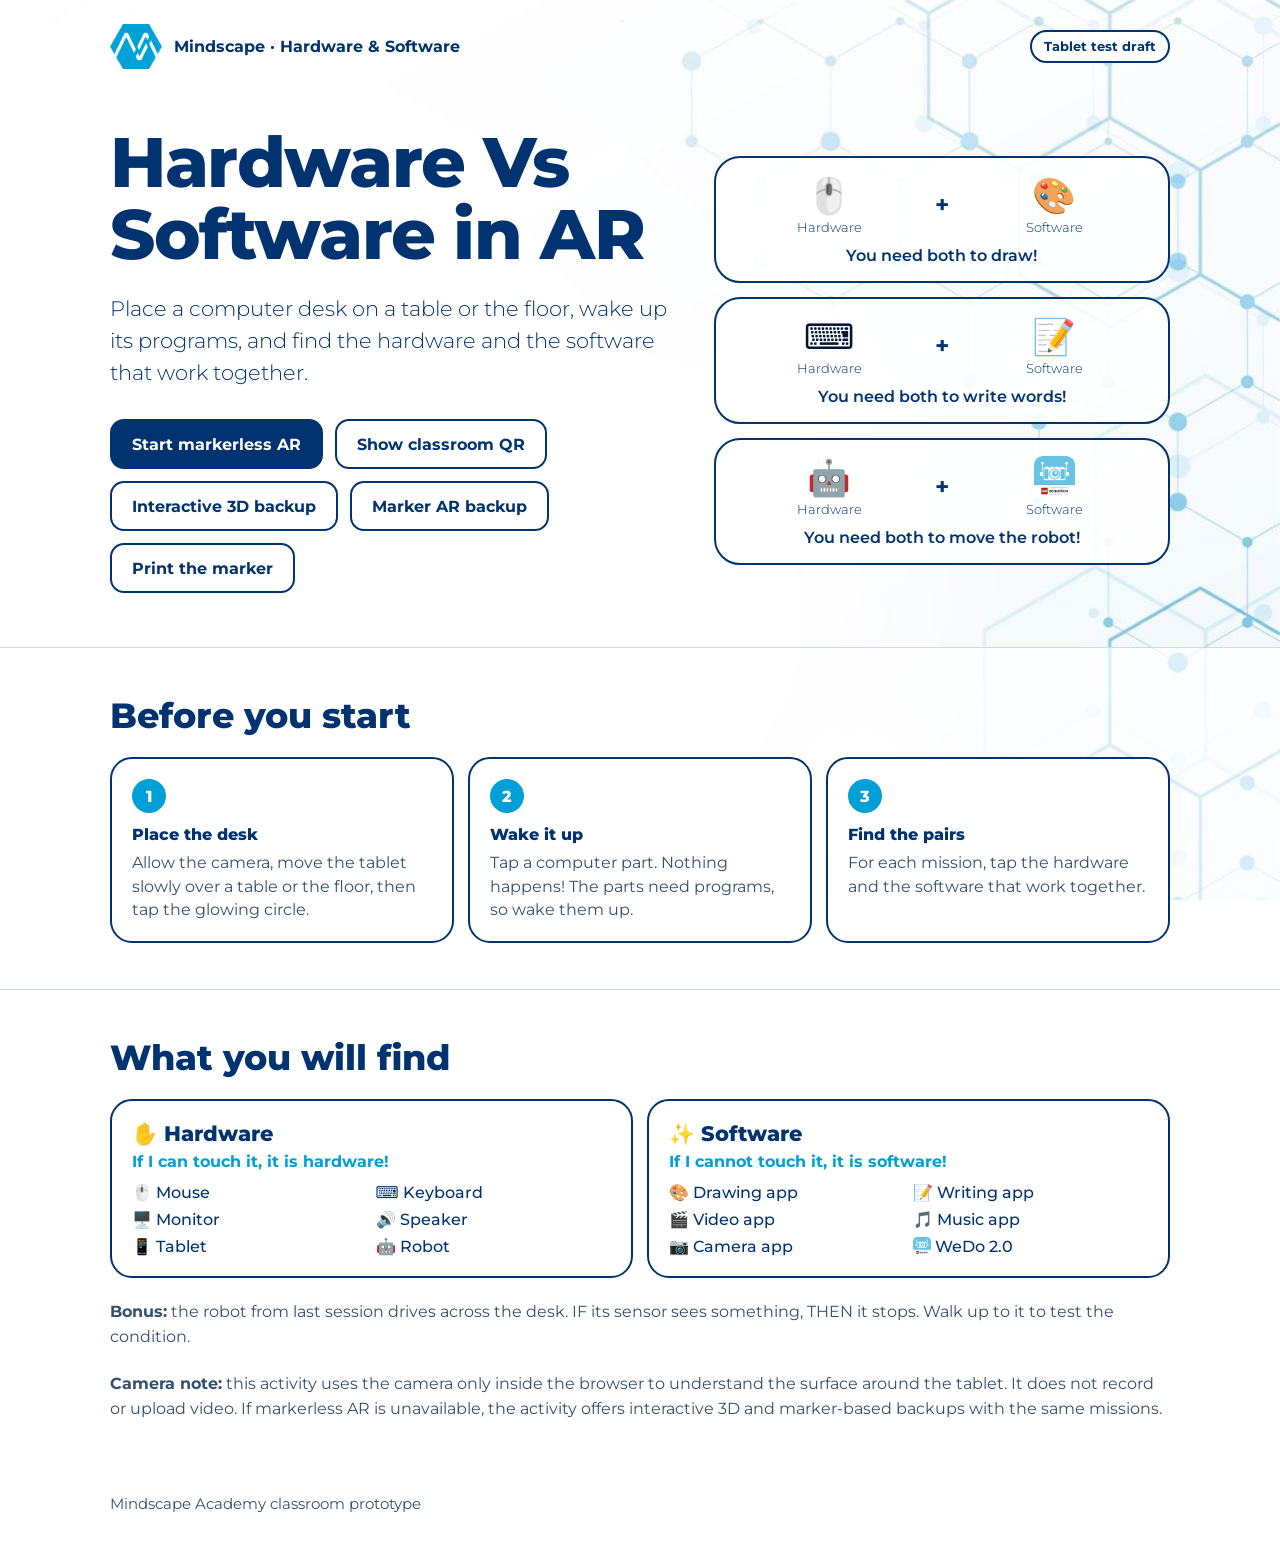
<file: index.html>
<!doctype html>
<html lang="en">
<head>
  <meta charset="utf-8">
  <meta name="viewport" content="width=device-width, initial-scale=1">
  <meta name="theme-color" content="#003370">
  <meta name="description" content="A browser-based augmented reality activity about hardware and software for young learners.">
  <title>Hardware &amp; Software AR Explorer</title>
  <link rel="icon" type="image/png" href="assets/mindscape-mark.png">
  <link rel="stylesheet" href="styles.css?v=3">
</head>
<body>
  <header class="site-header shell">
    <div class="brand"><img class="brand-mark" src="assets/mindscape-mark.png" alt=""><span>Mindscape · Hardware &amp; Software</span></div>
    <span class="draft-tag">Tablet test draft</span>
  </header>

  <main>
    <section class="hero shell">
      <div>
        <h1>Hardware Vs Software in AR</h1>
        <p class="lead">Place a computer desk on a table or the floor, wake up its programs, and find the hardware and the software that work together.</p>
        <div class="actions">
          <a class="button button-primary" href="ar.html">Start markerless AR</a>
          <a class="button button-secondary" href="qr.html">Show classroom QR</a>
          <a class="button button-secondary" href="preview.html">Interactive 3D backup</a>
          <a class="button button-secondary" href="marker-ar.html">Marker AR backup</a>
          <a class="button button-secondary" href="marker.html">Print the marker</a>
        </div>
      </div>

      <div class="pairs" aria-label="Hardware and software pairs">
        <article class="pair"><div><span>🖱️</span><small>Hardware</small></div><b>+</b><div><span>🎨</span><small>Software</small></div><p>You need both to draw!</p></article>
        <article class="pair"><div><span>⌨️</span><small>Hardware</small></div><b>+</b><div><span>📝</span><small>Software</small></div><p>You need both to write words!</p></article>
        <article class="pair"><div><span>🤖</span><small>Hardware</small></div><b>+</b><div><span><img class="app-icon" src="assets/wedo-icon.png" alt="WeDo 2.0"></span><small>Software</small></div><p>You need both to move the robot!</p></article>
      </div>
    </section>

    <section class="section">
      <div class="shell">
        <h2>Before you start</h2>
        <div class="steps">
          <article class="step"><span class="step-number">1</span><strong>Place the desk</strong><p>Allow the camera, move the tablet slowly over a table or the floor, then tap the glowing circle.</p></article>
          <article class="step"><span class="step-number">2</span><strong>Wake it up</strong><p>Tap a computer part. Nothing happens! The parts need programs, so wake them up.</p></article>
          <article class="step"><span class="step-number">3</span><strong>Find the pairs</strong><p>For each mission, tap the hardware and the software that work together.</p></article>
        </div>
      </div>
    </section>

    <section class="section">
      <div class="shell">
        <h2>What you will find</h2>
        <div class="kinds">
          <article class="kind">
            <h3>✋ Hardware</h3>
            <p class="rule">If I can touch it, it is hardware!</p>
            <ul><li>🖱️ Mouse</li><li>⌨️ Keyboard</li><li>🖥️ Monitor</li><li>🔊 Speaker</li><li>📱 Tablet</li><li>🤖 Robot</li></ul>
          </article>
          <article class="kind">
            <h3>✨ Software</h3>
            <p class="rule">If I cannot touch it, it is software!</p>
            <ul><li>🎨 Drawing app</li><li>📝 Writing app</li><li>🎬 Video app</li><li>🎵 Music app</li><li>📷 Camera app</li><li><img class="app-icon" src="assets/wedo-icon.png" alt=""> WeDo 2.0</li></ul>
          </article>
        </div>
        <p class="note"><strong>Bonus:</strong> the robot from last session drives across the desk. IF its sensor sees something, THEN it stops. Walk up to it to test the condition.</p>
        <p class="note"><strong>Camera note:</strong> this activity uses the camera only inside the browser to understand the surface around the tablet. It does not record or upload video. If markerless AR is unavailable, the activity offers interactive 3D and marker-based backups with the same missions.</p>
      </div>
    </section>
  </main>

  <footer class="shell">Mindscape Academy classroom prototype</footer>
</body>
</html>
</file>
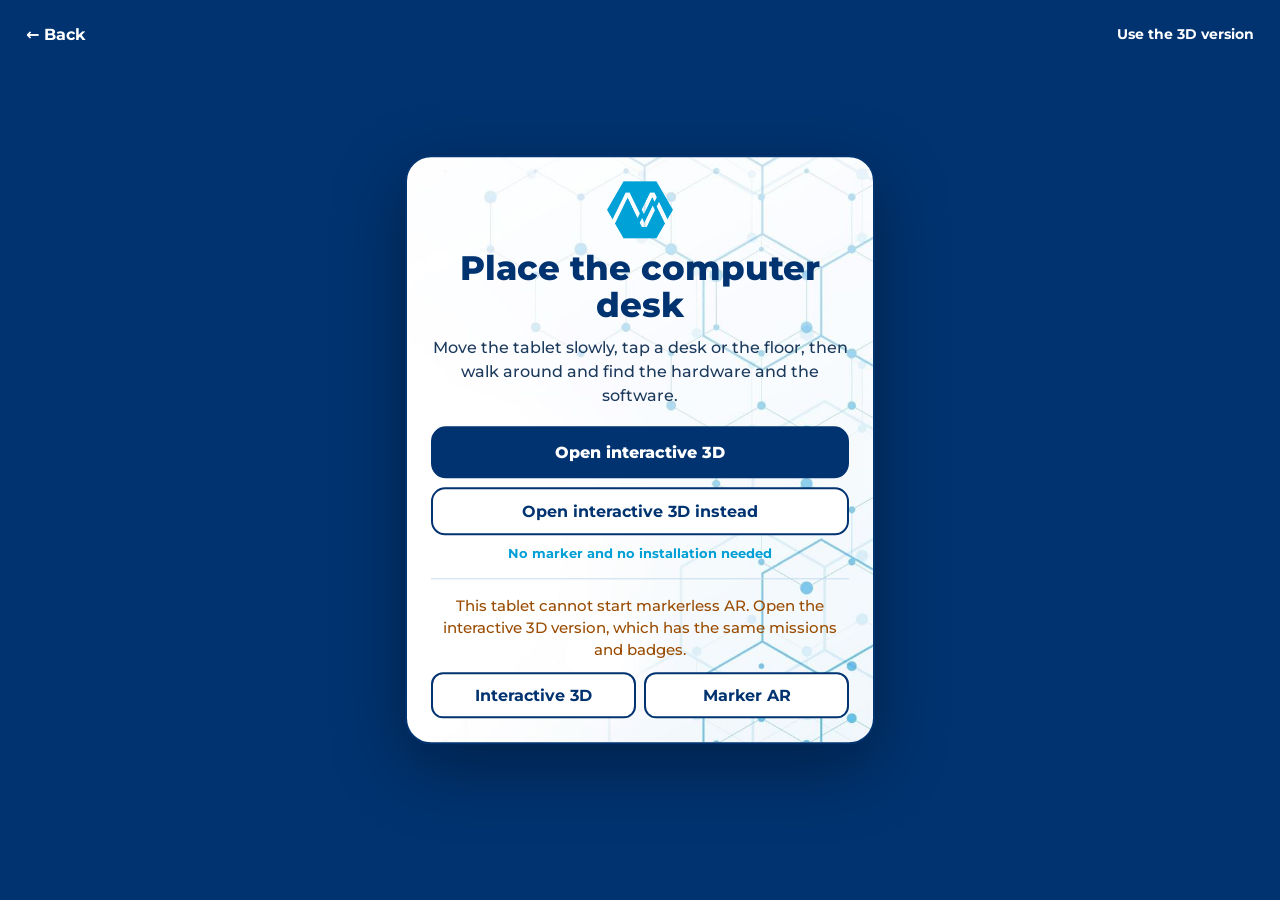
<file: ar.html>
<!doctype html>
<html lang="en">
<head>
  <meta charset="utf-8">
  <meta name="viewport" content="width=device-width, initial-scale=1, maximum-scale=1, user-scalable=no">
  <meta name="theme-color" content="#003370">
  <meta name="description" content="Place a computer desk in markerless augmented reality and find the hardware and the software.">
  <title>Hardware &amp; Software Markerless AR</title>
  <link rel="stylesheet" href="game.css?v=3">
  <style>
    * { box-sizing: border-box; }
    [hidden] { display: none !important; }
    body { margin: 0; overflow: hidden; font-family: Montserrat, system-ui, sans-serif; background: #003370; color: #00152f; }
    button, a { font: inherit; -webkit-tap-highlight-color: transparent; }
    a-scene, .a-canvas { width: 100vw !important; height: 100vh !important; z-index: 0 !important; }
    .a-enter-vr, .a-enter-ar, .a-orientation-modal { display: none !important; }
    /* The overlay carries class a-no-style so A-Frame does not restyle it in AR: its rule
       ".a-dom-overlay > * { pointer-events: auto }" would force the full-screen game layer to
       catch every tap, which blocks the buttons and the desk. */
    #overlay { position: fixed !important; z-index: 2147483646 !important; inset: 0; pointer-events: auto !important; touch-action: manipulation; }
    .topbar { position: absolute; z-index: 12; top: 0; left: 0; right: 0; pointer-events: none; display: flex; align-items: center; justify-content: space-between; gap: 10px; padding: max(12px, env(safe-area-inset-top)) 12px 12px; }
    .back, .status { min-height: 44px; display: inline-flex; align-items: center; padding: 0 14px; border-radius: 13px; color: white; background: rgba(0,51,112,.92); font-weight: 700; text-decoration: none; pointer-events: auto; touch-action: manipulation; }
    .status { min-height: 39px; max-width: 60vw; font-size: .86rem; white-space: nowrap; overflow: hidden; text-overflow: ellipsis; pointer-events: none; }
    .start-card { position: absolute; z-index: 11; left: 50%; top: 50%; width: min(90vw, 470px); transform: translate(-50%,-50%); padding: 24px; border: 2px solid #003370; border-radius: 26px; background: #ffffff url("assets/hex-background.jpg") right top / cover no-repeat; box-shadow: 0 22px 70px rgba(0,0,0,.36); text-align: center; pointer-events: auto; }
    .start-logo { display: block; width: 66px; margin: 0 auto 12px; }
    .start-card h1 { margin: 0; color: #003370; font-size: clamp(1.5rem, 7vw, 2.1rem); font-weight: 800; line-height: 1.1; }
    .start-card p { margin: 12px 0 18px; color: #1c3a5c; font-weight: 500; line-height: 1.5; }
    .primary { width: 100%; min-height: 52px; border: 2px solid #003370; border-radius: 15px; color: white; background: #003370; font-weight: 800; cursor: pointer; touch-action: manipulation; }
    .primary:disabled { border-color: #b9c7d6; color: #6f8296; background: #dbe5ee; }
    .quick-backup { width: 100%; min-height: 48px; display: inline-flex; align-items: center; justify-content: center; margin-top: 9px; border: 2px solid #003370; border-radius: 14px; color: #003370; background: white; font-weight: 700; text-decoration: none; }
    .small-note { display: block; margin-top: 11px; color: #009fd6; font-size: .8rem; font-weight: 700; }
    .fallback { margin-top: 17px; padding-top: 16px; border-top: 1px solid #c5ddec; }
    .fallback p { margin: 0 0 11px; color: #9a4b00; font-size: .92rem; }
    .fallback-links { display: grid; grid-template-columns: 1fr 1fr; gap: 8px; }
    .fallback a { min-height: 46px; display: grid; place-items: center; padding: 8px; border: 2px solid #003370; border-radius: 12px; color: #003370; background: white; text-decoration: none; font-weight: 700; }
    .placement-hint { position: absolute; top: 76px; left: 50%; width: min(88vw, 430px); transform: translateX(-50%); padding: 11px 15px; border-radius: 14px; color: white; background: rgba(0,51,112,.92); box-shadow: 0 8px 28px rgba(0,0,0,.2); text-align: center; font-weight: 700; line-height: 1.35; transition: opacity .2s; pointer-events: none !important; }
    .placement-hint.hidden { opacity: 0; }
    .controls { position: absolute; z-index: 11; left: 50%; bottom: 190px; display: flex; gap: 7px; transform: translateX(-50%) translateY(12px); opacity: 0; transition: .2s ease; pointer-events: none; }
    .controls.show { transform: translateX(-50%) translateY(0); opacity: 1; pointer-events: auto; }
    .control { min-width: 47px; min-height: 47px; padding: 0 12px; border: 2px solid #003370; border-radius: 13px; color: #003370; background: rgba(255,255,255,.95); font-size: 1.15rem; font-weight: 800; box-shadow: 0 7px 22px rgba(0,0,0,.22); }
    .replace { font-size: .8rem; }
  </style>
</head>
<body>
  <div id="overlay" class="a-no-style">
    <div class="topbar">
      <a class="back" href="index.html">← Back</a>
      <span class="status" id="status">Ready to start</span>
    </div>

    <section class="start-card" id="startCard" aria-labelledby="startTitle">
      <img class="start-logo" src="assets/mindscape-mark.png" alt="">
      <h1 id="startTitle">Place the computer desk</h1>
      <p id="startText">Move the tablet slowly, tap a desk or the floor, then walk around and find the hardware and the software.</p>
      <button class="primary" id="startAR" type="button" disabled>Checking this tablet…</button>
      <a class="quick-backup" href="preview.html">Open interactive 3D instead</a>
      <small class="small-note">No marker and no installation needed</small>
      <div class="fallback" id="fallback" hidden>
        <p>Markerless AR is not supported on this tablet. Choose a backup:</p>
        <div class="fallback-links">
          <a href="preview.html">Interactive 3D</a>
          <a href="marker-ar.html">Marker AR</a>
        </div>
      </div>
    </section>

    <p class="placement-hint hidden" id="placementHint">Move the tablet slowly over a desk or the floor.</p>

    <div class="controls" id="controls" aria-label="Desk controls">
      <button class="control" id="turnLeft" type="button" aria-label="Turn desk left">↶</button>
      <button class="control" id="smaller" type="button" aria-label="Make desk smaller">−</button>
      <button class="control" id="larger" type="button" aria-label="Make desk bigger">+</button>
      <button class="control" id="turnRight" type="button" aria-label="Turn desk right">↷</button>
      <button class="control replace" id="replace" type="button">Replace</button>
    </div>

    <div id="gameUI" hidden></div>
  </div>

  <template id="sceneTemplate">
    <a-scene
      embedded
      xr-mode-ui="enabled: false; XRMode: ar"
      device-orientation-permission-ui="enabled: false"
      webxr="referenceSpaceType: local; requiredFeatures: hit-test; optionalFeatures: dom-overlay; overlayElement: #overlay"
      renderer="antialias: true; alpha: true; colorManagement: true; precision: high"
    >
      <a-entity light="type: ambient; color: #ffffff; intensity: .85"></a-entity>
      <a-entity light="type: directional; color: #ffffff; intensity: .85" position="2 5 3"></a-entity>
      <a-ring id="reticle" visible="false" rotation="-90 0 0" radius-inner=".12" radius-outer=".18" color="#009fd6" material="shader: flat; opacity: .95; side: double"></a-ring>
      <a-entity id="model" tech-desk visible="false" scale=".2 .2 .2"></a-entity>
      <a-entity id="placement" surface-placement></a-entity>
      <a-camera></a-camera>
    </a-scene>
  </template>
  <script src="boot-ar.js?v=3"></script>
</body>
</html>
</file>
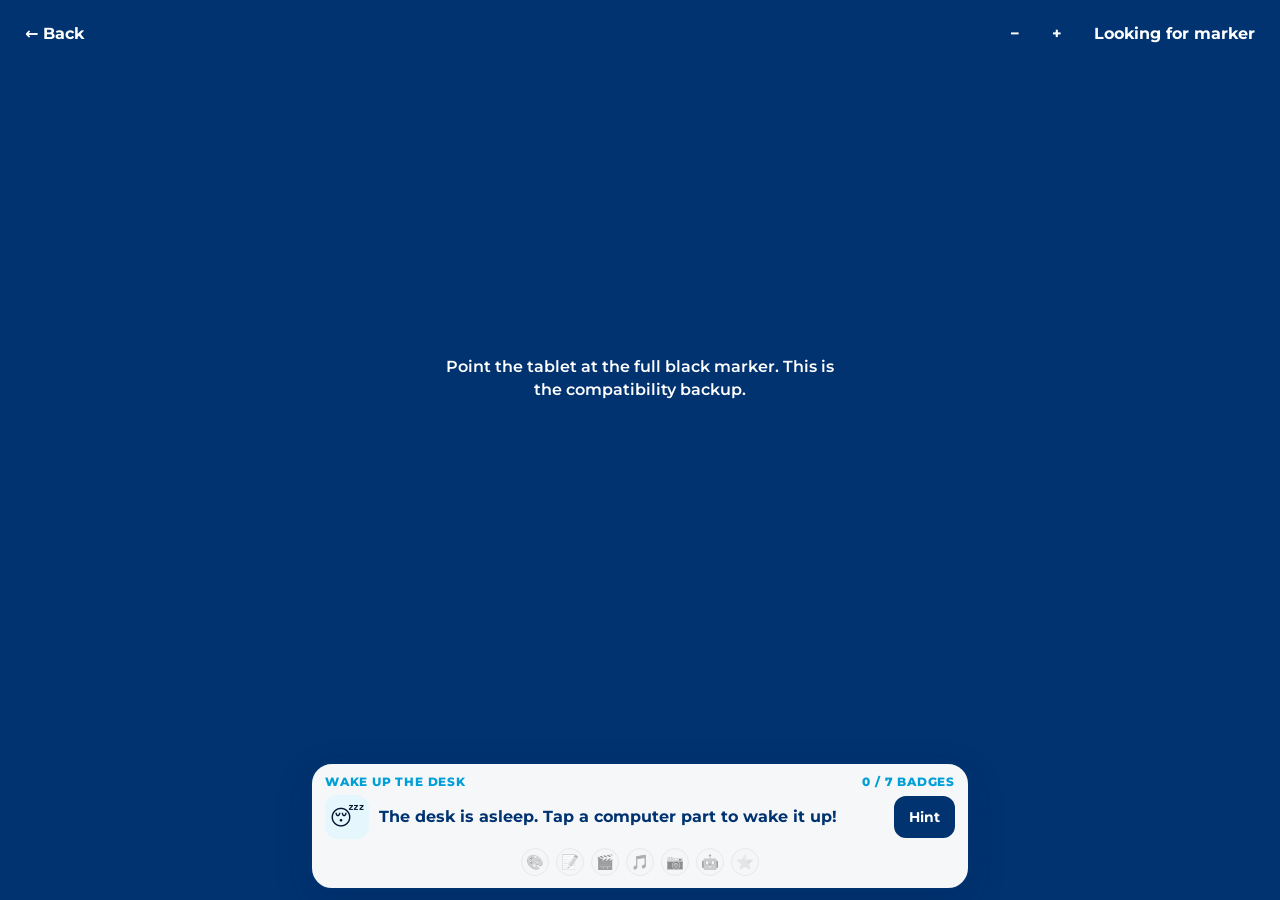
<file: marker-ar.html>
<!doctype html>
<html lang="en">
<head>
  <meta charset="utf-8">
  <meta name="viewport" content="width=device-width, initial-scale=1, maximum-scale=1, user-scalable=no">
  <meta name="theme-color" content="#003370">
  <title>Hardware &amp; Software Marker AR Backup</title>
  <link rel="stylesheet" href="game.css?v=3">
  <script src="vendor/aframe-1.6.0.min.js"></script>
  <script src="vendor/aframe-ar-3.4.8.js"></script>
  <script src="desk.js?v=3"></script>
  <script src="game.js?v=3"></script>
  <style>
    * { box-sizing: border-box; }
    [hidden] { display: none !important; }
    body { margin: 0; overflow: hidden; font-family: Montserrat, system-ui, sans-serif; background: #003370; color: white; }
    .topbar { position: fixed; z-index: 20; top: 0; left: 0; right: 0; display: flex; justify-content: space-between; gap: 8px; padding: 12px; pointer-events: none; }
    .topbar a, .topbar span, .topbar button { pointer-events: auto; min-height: 43px; display: inline-flex; align-items: center; padding: 0 13px; border: 0; border-radius: 12px; color: white; background: rgba(0,51,112,.92); text-decoration: none; font: inherit; font-weight: 700; }
    .top-controls { display: flex; gap: 6px; }
    .hint { position: fixed; z-index: 18; inset: 42% auto auto 50%; width: min(86vw, 430px); padding: 16px; border-radius: 16px; transform: translate(-50%,-50%); color: white; background: rgba(0,51,112,.92); text-align: center; font-weight: 600; line-height: 1.45; pointer-events: none; transition: opacity .25s; }
    .hint.hidden { opacity: 0; }
    .game-ui .toast { top: 72px; }
    .a-enter-vr, .a-enter-ar, .a-orientation-modal { display: none !important; }
  </style>
</head>
<body>
  <div class="topbar">
    <a href="index.html">← Back</a>
    <div class="top-controls">
      <button id="smaller" type="button" aria-label="Make desk smaller">−</button>
      <button id="larger" type="button" aria-label="Make desk bigger">+</button>
      <span id="status">Looking for marker</span>
    </div>
  </div>
  <div class="hint" id="hint">Point the tablet at the full black marker. This is the compatibility backup.</div>
  <div id="gameUI"></div>

  <a-scene embedded xr-mode-ui="enabled: false" device-orientation-permission-ui="enabled: false" renderer="antialias: true; alpha: true; colorManagement: true; precision: medium" arjs="trackingMethod: best; sourceType: webcam; debugUIEnabled: false; detectionMode: mono; cameraParametersUrl: assets/camera_para.dat;">
    <a-marker id="marker" type="pattern" url="assets/patt.hiro" emitevents="true" smooth="true" smooth-count="8" smooth-tolerance="0.01" smooth-threshold="3">
      <a-entity id="model" tech-desk scale=".2 .2 .2"></a-entity>
    </a-marker>
    <a-entity camera cursor="rayOrigin: mouse" raycaster="objects: .desk-target"></a-entity>
  </a-scene>

  <script>
    const marker = document.getElementById("marker");
    const model = document.getElementById("model");
    const status = document.getElementById("status");
    const hint = document.getElementById("hint");
    let scale = .2;

    marker.addEventListener("markerFound", () => {
      status.textContent = "Desk found";
      hint.classList.add("hidden");
    });
    marker.addEventListener("markerLost", () => {
      status.textContent = "Looking for marker";
      hint.classList.remove("hidden");
    });
    function setScale(next) {
      scale = Math.max(.14, Math.min(.28, next));
      model.setAttribute("scale", `${scale} ${scale} ${scale}`);
    }
    document.getElementById("smaller").addEventListener("click", () => setScale(scale - .02));
    document.getElementById("larger").addEventListener("click", () => setScale(scale + .02));
    window.DeskGame.start({ root: document.getElementById("gameUI"), mode: "marker" });
  </script>
</body>
</html>
</file>
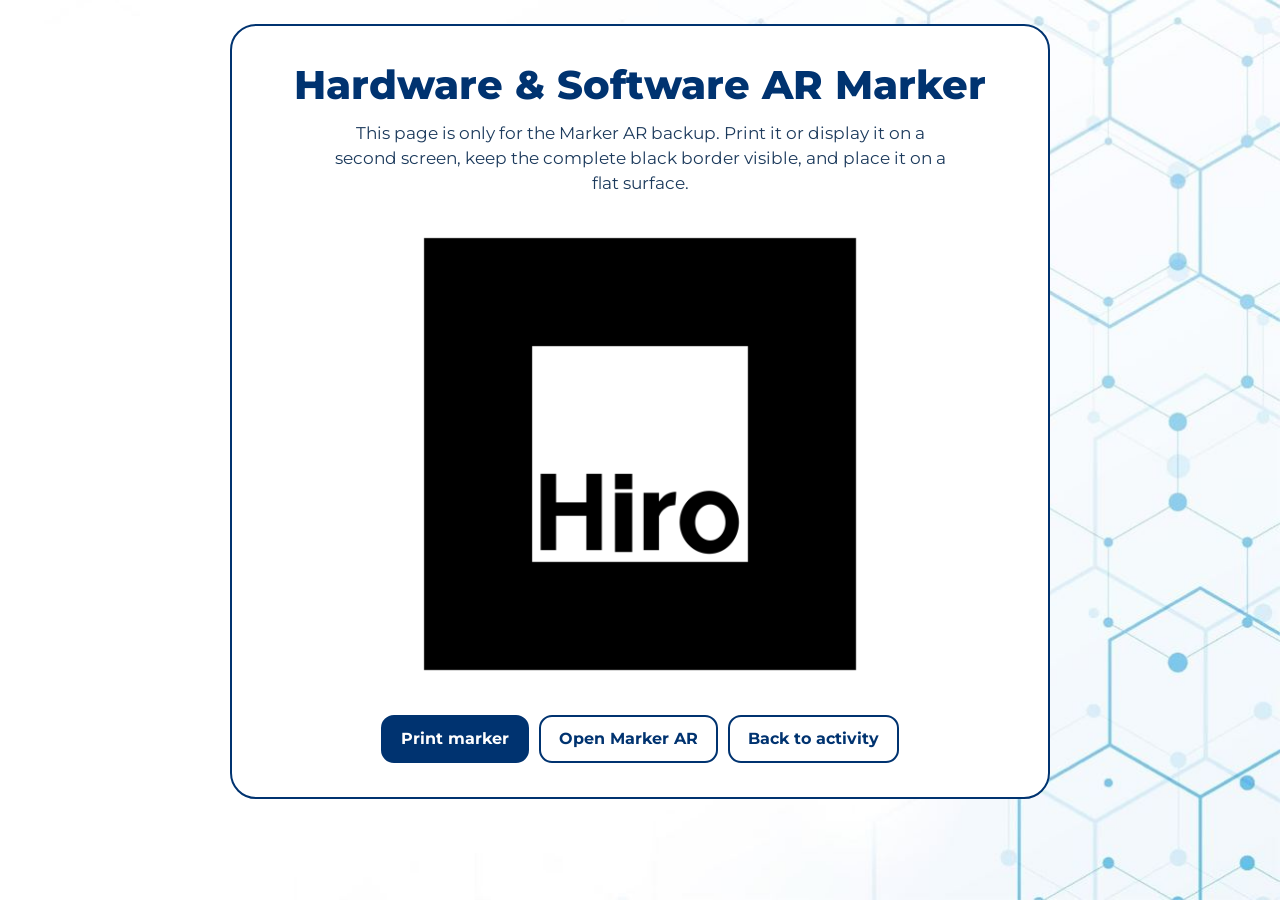
<file: marker.html>
<!doctype html>
<html lang="en">
<head>
  <meta charset="utf-8">
  <meta name="viewport" content="width=device-width, initial-scale=1">
  <title>Hardware &amp; Software AR Marker</title>
  <link rel="stylesheet" href="game.css?v=3">
  <style>
    * { box-sizing: border-box; }
    body { margin: 0; color: #00152f; background: #ffffff url("assets/hex-background.jpg") right top / cover no-repeat fixed; font-family: Montserrat, system-ui, sans-serif; }
    main { width: min(820px, calc(100% - 28px)); margin: 24px auto; padding: 34px; border: 2px solid #003370; border-radius: 26px; background: white; text-align: center; }
    h1 { margin: 0; color: #003370; font-size: clamp(1.7rem, 5vw, 2.5rem); font-weight: 800; }
    p { margin: 12px auto 22px; max-width: 620px; color: #1c3a5c; font-size: 1.05rem; line-height: 1.5; }
    .marker { display: block; width: min(470px, 90%); margin: 10px auto 26px; }
    .buttons { display: flex; flex-wrap: wrap; justify-content: center; gap: 10px; }
    a, button { display: inline-flex; min-height: 48px; align-items: center; padding: 0 18px; border: 2px solid #003370; border-radius: 13px; color: white; background: #003370; font: inherit; font-weight: 700; text-decoration: none; cursor: pointer; }
    a { color: #003370; background: white; }
    @media print {
      body { background: white; }
      main { width: 100%; margin: 0; padding: 12mm; border: 0; }
      .buttons { display: none; }
      .marker { width: 128mm; }
    }
  </style>
</head>
<body>
  <main>
    <h1>Hardware &amp; Software AR Marker</h1>
    <p>This page is only for the Marker AR backup. Print it or display it on a second screen, keep the complete black border visible, and place it on a flat surface.</p>
    <img class="marker" src="assets/hiro.png" alt="Hiro marker for the hardware and software AR activity">
    <div class="buttons">
      <button type="button" onclick="window.print()">Print marker</button>
      <a href="marker-ar.html">Open Marker AR</a>
      <a href="index.html">Back to activity</a>
    </div>
  </main>
</body>
</html>
</file>
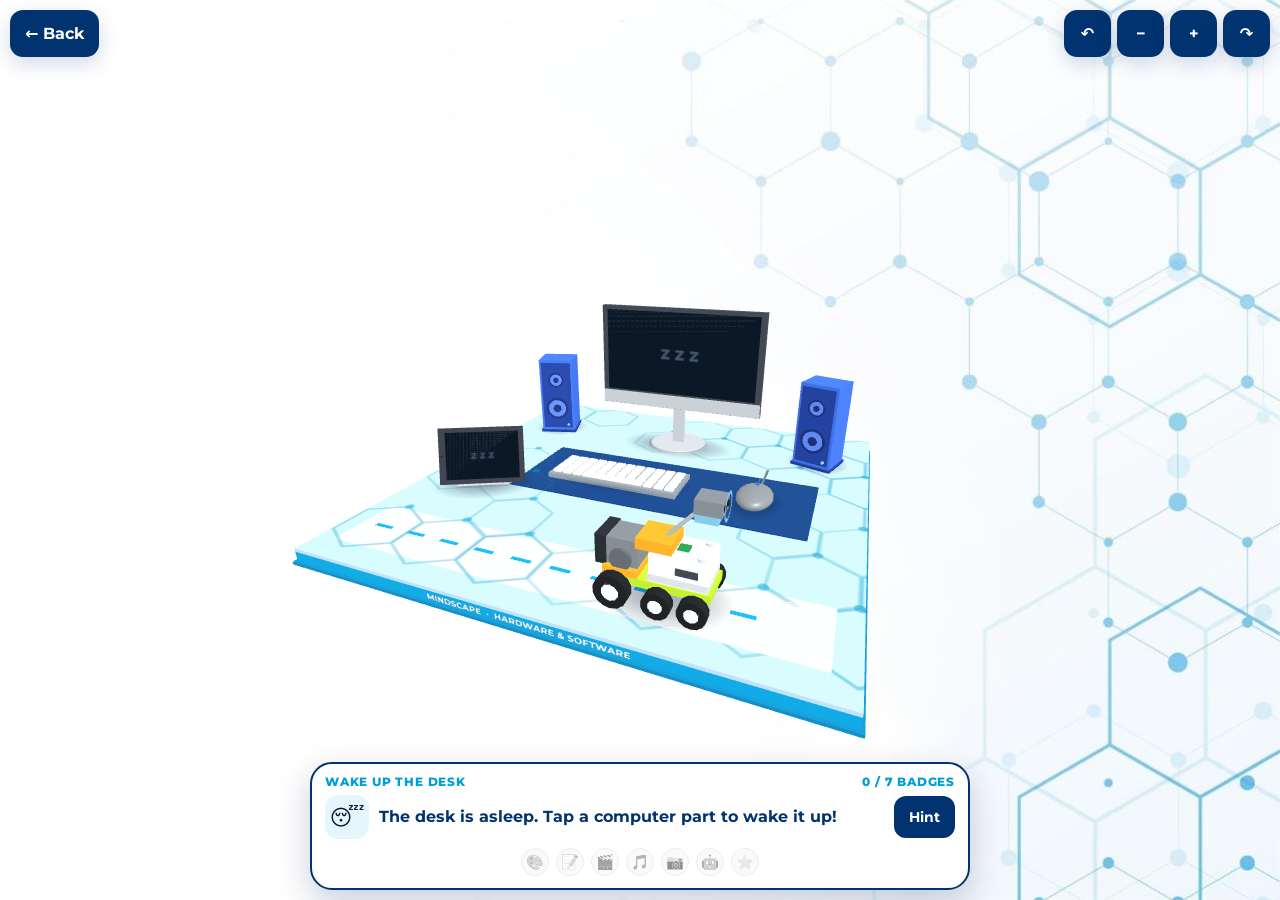
<file: preview.html>
<!doctype html>
<html lang="en">
<head>
  <meta charset="utf-8">
  <meta name="viewport" content="width=device-width, initial-scale=1, maximum-scale=1">
  <meta name="theme-color" content="#ffffff">
  <title>Hardware &amp; Software Interactive 3D</title>
  <link rel="stylesheet" href="game.css?v=3">
  <script src="vendor/aframe-1.6.0.min.js"></script>
  <script src="desk.js?v=3"></script>
  <script src="game.js?v=3"></script>
  <style>
    * { box-sizing: border-box; }
    [hidden] { display: none !important; }
    body { margin: 0; overflow: hidden; font-family: Montserrat, system-ui, sans-serif; background: #ffffff url("assets/hex-background.jpg") right top / cover no-repeat; color: #003370; }
    button, a { font: inherit; -webkit-tap-highlight-color: transparent; }
    .bar { position: fixed; z-index: 11; top: 10px; left: 10px; right: 10px; display: flex; justify-content: space-between; gap: 8px; pointer-events: none; }
    .bar a, .bar button { pointer-events: auto; min-width: 47px; min-height: 47px; padding: 0 13px; border: 2px solid #003370; border-radius: 13px; color: white; background: #003370; font-weight: 700; text-decoration: none; display: inline-flex; align-items: center; justify-content: center; box-shadow: 0 7px 20px rgba(0,51,112,.18); }
    .controls { display: flex; gap: 6px; }
    .game-ui .toast { top: 72px; }
    a-scene { width: 100vw !important; height: 100vh !important; }
    .a-enter-vr, .a-enter-ar { display: none !important; }
  </style>
</head>
<body>
  <div class="bar">
    <a href="index.html">← Back</a>
    <div class="controls">
      <button id="turnLeft" type="button" aria-label="Turn desk left">↶</button>
      <button id="smaller" type="button" aria-label="Make desk smaller">−</button>
      <button id="larger" type="button" aria-label="Make desk bigger">+</button>
      <button id="turnRight" type="button" aria-label="Turn desk right">↷</button>
    </div>
  </div>
  <div id="gameUI"></div>

  <a-scene embedded xr-mode-ui="enabled: false" renderer="antialias: true; alpha: true; colorManagement: true">
    <a-entity light="type: ambient; color: #ffffff; intensity: .85"></a-entity>
    <a-entity light="type: directional; color: #ffffff; intensity: .85" position="3 7 5"></a-entity>
    <a-entity id="model" tech-desk position="0 -1.5 -2.4" rotation="0 -22 0" scale="1 1 1"></a-entity>
    <!-- The rig tilts the view down at the desk; look-controls still lets children drag to look around. -->
    <a-entity position="0 3.4 7.2" rotation="-22 0 0">
      <a-entity camera look-controls="touchEnabled: true; mouseEnabled: true" cursor="rayOrigin: mouse" raycaster="objects: .desk-target"></a-entity>
    </a-entity>
  </a-scene>

  <script>
    const model = document.getElementById("model");
    let scale = 1;
    let yaw = -22;
    function setScale(next) {
      scale = Math.max(.6, Math.min(1.5, next));
      model.object3D.scale.setScalar(scale);
    }
    function setYaw(next) {
      yaw = next;
      model.setAttribute("rotation", `0 ${yaw} 0`);
    }
    document.getElementById("smaller").addEventListener("click", () => setScale(scale - .1));
    document.getElementById("larger").addEventListener("click", () => setScale(scale + .1));
    document.getElementById("turnLeft").addEventListener("click", () => setYaw(yaw + 20));
    document.getElementById("turnRight").addEventListener("click", () => setYaw(yaw - 20));
    window.DeskGame.start({ root: document.getElementById("gameUI"), mode: "3d" });
  </script>
</body>
</html>
</file>
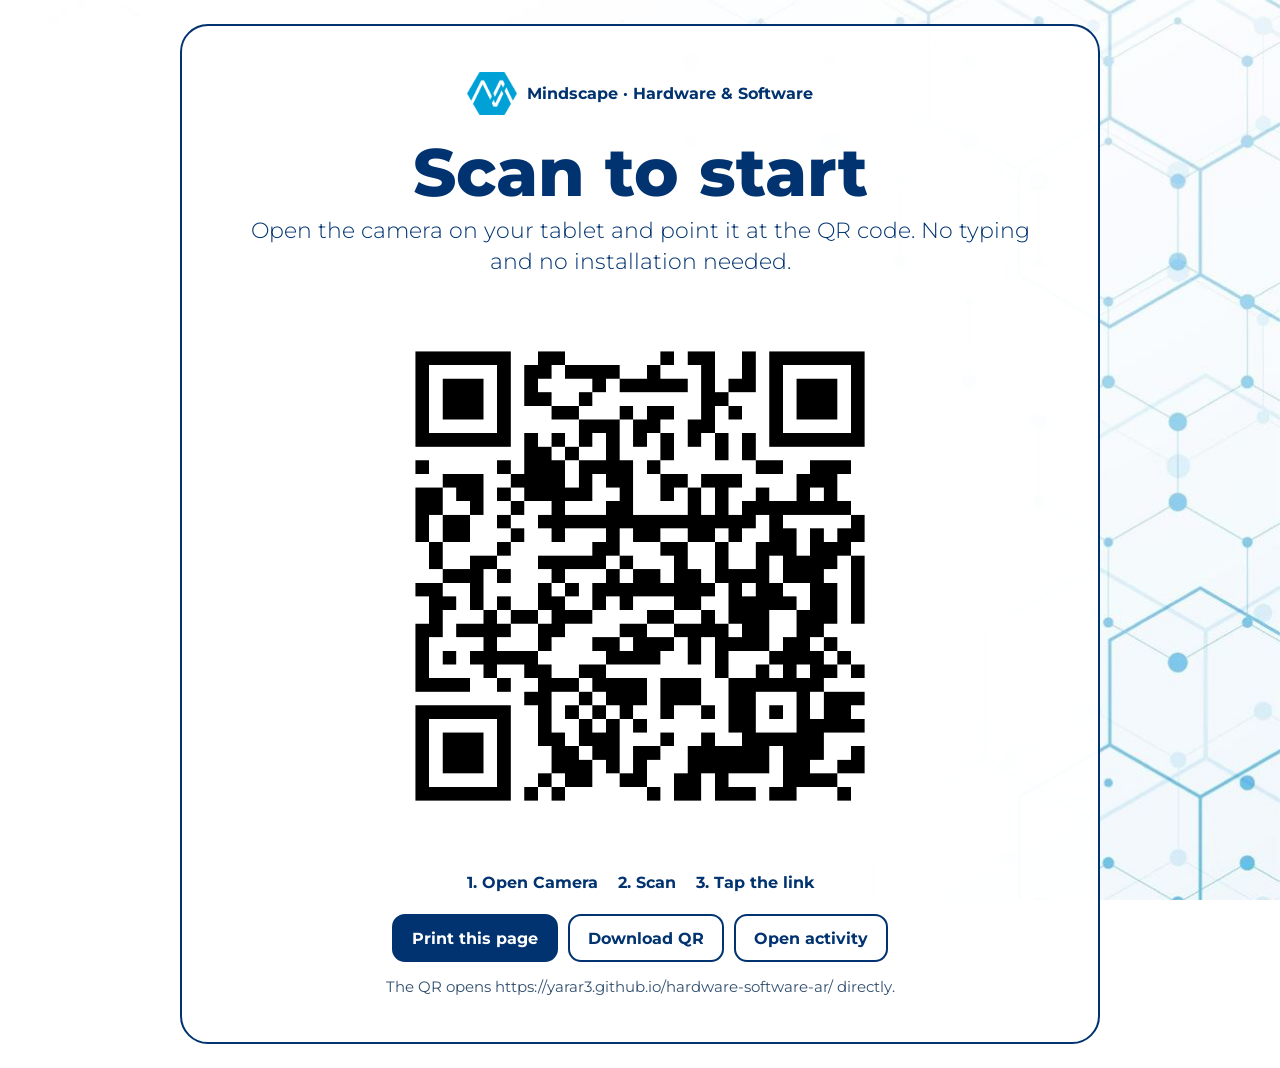
<file: qr.html>
<!doctype html>
<html lang="en">
<head>
  <meta charset="utf-8">
  <meta name="viewport" content="width=device-width, initial-scale=1">
  <meta name="theme-color" content="#003370">
  <title>Scan to Open Hardware &amp; Software AR</title>
  <link rel="stylesheet" href="game.css?v=3">
  <style>
    * { box-sizing: border-box; }
    body { margin: 0; min-height: 100vh; display: grid; place-items: center; padding: 24px; color: #00152f; background: #ffffff url("assets/hex-background.jpg") right top / cover no-repeat fixed; font-family: Montserrat, system-ui, sans-serif; }
    main { width: min(920px, 100%); padding: clamp(24px, 5vw, 46px); border: 2px solid #003370; border-radius: 28px; background: rgba(255,255,255,.96); text-align: center; }
    .brand { display: inline-flex; align-items: center; gap: 10px; color: #003370; font-weight: 700; }
    .brand img { width: 50px; }
    h1 { margin: 20px 0 8px; color: #003370; font-size: clamp(2rem, 6vw, 4.2rem); font-weight: 800; line-height: 1; }
    .lead { margin: 0 auto 20px; color: #003370; font-size: clamp(1.05rem, 2.5vw, 1.35rem); font-weight: 300; line-height: 1.45; }
    .qr { display: block; width: min(62vh, 560px, 88vw); height: auto; margin: 0 auto; }
    .steps { display: flex; flex-wrap: wrap; justify-content: center; gap: 9px 20px; margin: 18px 0 0; color: #003370; font-weight: 700; }
    .steps span { white-space: nowrap; }
    .buttons { display: flex; flex-wrap: wrap; justify-content: center; gap: 10px; margin-top: 22px; }
    a, button { min-height: 48px; display: inline-flex; align-items: center; justify-content: center; padding: 0 18px; border: 2px solid #003370; border-radius: 13px; color: white; background: #003370; font: inherit; font-weight: 700; text-decoration: none; cursor: pointer; }
    a { color: #003370; background: white; }
    .note { margin: 16px 0 0; color: #33506f; font-size: .92rem; }
    @media print {
      @page { size: A4 portrait; margin: 12mm; }
      body { min-height: auto; padding: 0; background: white; }
      main { width: 100%; padding: 10mm; border: 0; }
      .qr { width: 125mm; }
      .buttons, .note { display: none; }
    }
  </style>
</head>
<body>
  <main>
    <div class="brand"><img src="assets/mindscape-mark.png" alt=""><span>Mindscape · Hardware &amp; Software</span></div>
    <h1>Scan to start</h1>
    <p class="lead">Open the camera on your tablet and point it at the QR code. No typing and no installation needed.</p>
    <img class="qr" src="assets/project-qr.png" alt="QR code that opens the Mindscape Hardware and Software AR activity">
    <div class="steps" aria-label="Instructions">
      <span>1. Open Camera</span>
      <span>2. Scan</span>
      <span>3. Tap the link</span>
    </div>
    <div class="buttons">
      <button type="button" onclick="window.print()">Print this page</button>
      <a href="assets/project-qr.png" download="Mindscape-Hardware-Software-AR-QR.png">Download QR</a>
      <a href="index.html">Open activity</a>
    </div>
    <p class="note">The QR opens https://yarar3.github.io/hardware-software-ar/ directly.</p>
  </main>
</body>
</html>
</file>
<file: styles.css>
/* Landing page. The look follows the Mindscape lesson slides: white page with the
   pale hexagon network, navy titles, light body text, navy-outlined cards. */
@font-face {
  font-family: "Montserrat";
  src: url("assets/fonts/montserrat-var.woff2") format("woff2");
  font-weight: 100 900;
  font-display: swap;
}

:root {
  color-scheme: light;
  --navy: #003370;
  --brand: #009fd6;
  --ink: #00152f;
  --muted: #33506f;
  --line: #c5ddec;
}

* { box-sizing: border-box; }

html { font-family: Montserrat, ui-sans-serif, system-ui, -apple-system, "Segoe UI", sans-serif; }

body {
  margin: 0;
  min-height: 100vh;
  color: var(--ink);
  background: #ffffff url("assets/hex-background.jpg") right top / cover no-repeat fixed;
}

a { color: inherit; }

.shell {
  width: min(1060px, calc(100% - 32px));
  margin: 0 auto;
}

.site-header {
  display: flex;
  align-items: center;
  justify-content: space-between;
  gap: 18px;
  padding: 24px 0;
}

.brand {
  display: flex;
  align-items: center;
  gap: 12px;
  font-weight: 700;
  color: var(--navy);
}

.brand-mark { width: 52px; height: auto; }

.draft-tag {
  padding: 7px 12px;
  border: 2px solid var(--navy);
  border-radius: 999px;
  color: var(--navy);
  background: white;
  font-size: .8rem;
  font-weight: 700;
}

.hero {
  display: grid;
  grid-template-columns: minmax(0, 1.1fr) minmax(320px, .9fr);
  gap: 46px;
  align-items: center;
  padding: 34px 0 54px;
}

h1 {
  max-width: 720px;
  margin: 0;
  color: var(--navy);
  font-size: clamp(2.3rem, 6.4vw, 4.4rem);
  font-weight: 800;
  line-height: 1.02;
  letter-spacing: -.02em;
}

.lead {
  max-width: 620px;
  margin: 22px 0 0;
  color: var(--navy);
  font-size: clamp(1.05rem, 2.3vw, 1.3rem);
  font-weight: 300;
  line-height: 1.55;
}

.actions {
  display: flex;
  flex-wrap: wrap;
  gap: 12px;
  margin-top: 30px;
}

.button {
  display: inline-flex;
  min-height: 50px;
  align-items: center;
  justify-content: center;
  padding: 0 20px;
  border: 2px solid var(--navy);
  border-radius: 14px;
  font-size: 1rem;
  font-weight: 700;
  text-decoration: none;
  cursor: pointer;
}

.button-primary { color: white; background: var(--navy); }
.button-secondary { color: var(--navy); background: white; }

/* The "Let's think!" cards from the slides: hardware + software = it works. */
.pairs { display: grid; gap: 14px; }

.pair {
  display: grid;
  grid-template-columns: 1fr auto 1fr;
  align-items: center;
  gap: 6px 10px;
  padding: 16px 18px;
  border: 2px solid var(--navy);
  border-radius: 26px;
  background: rgba(255,255,255,.9);
  text-align: center;
}

.pair span { display: block; font-size: 2.2rem; }
.app-icon { height: 1.15em; border-radius: .22em; vertical-align: -.2em; }
.pair small { color: var(--navy); font-weight: 300; }
.pair b { color: var(--navy); font-size: 1.5rem; }
.pair p { grid-column: 1 / -1; margin: 4px 0 0; color: var(--navy); font-weight: 600; }

.section {
  padding: 46px 0;
  border-top: 1px solid var(--line);
  background: rgba(255,255,255,.72);
}

.section h2 {
  margin: 0 0 20px;
  color: var(--navy);
  font-size: clamp(1.55rem, 4vw, 2.2rem);
  font-weight: 800;
}

.steps, .kinds { display: grid; gap: 14px; }
.steps { grid-template-columns: repeat(3, 1fr); }
.kinds { grid-template-columns: repeat(2, 1fr); }

.step, .kind {
  padding: 20px;
  border: 2px solid var(--navy);
  border-radius: 22px;
  background: white;
}

.step-number {
  display: grid;
  width: 34px;
  height: 34px;
  place-items: center;
  margin-bottom: 12px;
  border-radius: 50%;
  color: white;
  background: var(--brand);
  font-weight: 800;
}

.step strong { color: var(--navy); font-weight: 800; }
.step p { margin: 7px 0 0; color: var(--muted); line-height: 1.45; }

.kind h3 { margin: 0; color: var(--navy); font-size: 1.3rem; font-weight: 800; }
.kind .rule { margin: 6px 0 12px; color: var(--brand); font-weight: 700; }
.kind ul { display: grid; grid-template-columns: repeat(2, 1fr); gap: 8px; margin: 0; padding: 0; list-style: none; color: var(--navy); font-weight: 500; }

.note {
  margin: 22px 0 0;
  color: var(--muted);
  line-height: 1.55;
}

footer {
  padding: 28px 0 40px;
  color: var(--muted);
  font-size: .92rem;
}

@media (max-width: 760px) {
  .hero { grid-template-columns: 1fr; padding-top: 18px; }
  .steps, .kinds { grid-template-columns: 1fr; }
  .site-header { align-items: flex-start; }
}

@media (max-width: 420px) {
  .shell { width: min(100% - 22px, 1060px); }
  .draft-tag { display: none; }
  .actions { display: grid; }
  .button { width: 100%; }
}
</file>
<file: game.css>
/* Panels built by game.js. The look follows the Mindscape lesson slides:
   white cards with a navy outline, navy titles, cyan accents, Montserrat. */
@font-face {
  font-family: "Montserrat";
  src: url("assets/fonts/montserrat-var.woff2") format("woff2");
  font-weight: 100 900;
  font-display: swap;
}

.game-ui {
  --navy: #003370;
  --brand: #009fd6;
  --ink: #00152f;
  position: fixed;
  inset: 0;
  z-index: 10;
  pointer-events: none;
  font-family: Montserrat, system-ui, -apple-system, "Segoe UI", sans-serif;
  color: var(--ink);
}
.game-ui[hidden] { display: none !important; }
.game-ui [hidden] { display: none !important; }
.game-ui button { font: inherit; -webkit-tap-highlight-color: transparent; touch-action: manipulation; cursor: pointer; }

.game-ui .mission { position: absolute; left: 10px; right: 10px; bottom: max(10px, env(safe-area-inset-bottom)); max-width: 660px; margin: auto; padding: 11px 13px 12px; border: 2px solid var(--navy); border-radius: 22px; background: rgba(255,255,255,.96); box-shadow: 0 12px 34px rgba(0,33,80,.22); pointer-events: auto; }
.game-ui .mission-top { display: flex; justify-content: space-between; gap: 12px; margin-bottom: 6px; color: var(--brand); font-size: .72rem; font-weight: 800; letter-spacing: .07em; text-transform: uppercase; }
.game-ui .mission-row { display: flex; align-items: center; gap: 10px; }
.game-ui .mission-icon { display: grid; flex: 0 0 44px; height: 44px; place-items: center; border-radius: 13px; background: #e6f6fd; font-size: 1.35rem; }
.game-ui .mission-text { min-width: 0; flex: 1; margin: 0; color: var(--navy); font-size: .98rem; font-weight: 700; line-height: 1.3; }
.game-ui .pill-button { flex: 0 0 auto; min-height: 42px; max-width: 34vw; padding: 0 13px; border: 2px solid var(--navy); border-radius: 12px; color: white; background: var(--navy); font-size: .88rem; font-weight: 700; line-height: 1.15; }

.game-ui .slots { display: grid; grid-template-columns: 1fr auto 1fr; align-items: center; gap: 8px; margin-top: 9px; }
.game-ui .slot { min-width: 0; padding: 6px 10px 7px; border: 2px dashed #9cc9e2; border-radius: 14px; background: #f5fbff; text-align: center; transition: .2s ease; }
.game-ui .slot small { display: block; color: var(--brand); font-size: .66rem; font-weight: 800; letter-spacing: .06em; text-transform: uppercase; }
.game-ui .slot strong { display: block; overflow: hidden; color: var(--navy); font-size: .95rem; font-weight: 800; white-space: nowrap; text-overflow: ellipsis; }
.game-ui .slot strong img { height: 1.25em; margin-right: 5px; border-radius: 5px; vertical-align: -.28em; }
.game-ui .slot.filled { border-style: solid; border-color: #1d9b73; background: #e6f8ef; }
.game-ui .plus { color: var(--navy); font-size: 1.3rem; font-weight: 800; }

.game-ui .progress { display: flex; justify-content: center; gap: 7px; margin-top: 9px; }
.game-ui .progress span { display: grid; width: 28px; height: 28px; place-items: center; border: 1px solid #c5ddec; border-radius: 50%; background: #eef6fb; font-size: .9rem; filter: grayscale(1); opacity: .5; transition: .25s ease; }
.game-ui .progress span.found { border-color: #1d9b73; background: #c9f2dc; filter: none; opacity: 1; transform: scale(1.1); }

.game-ui .card { position: absolute; left: 50%; top: 46%; width: min(88vw, 430px); transform: translate(-50%,-50%); padding: 22px 22px 20px; border: 2px solid var(--navy); border-radius: 26px; background: white; box-shadow: 0 24px 80px rgba(0,20,50,.4); text-align: center; pointer-events: auto; cursor: pointer; }
.game-ui .card-icon { display: block; margin-bottom: 6px; font-size: 2.6rem; }
.game-ui .card h2 { margin: 0; color: var(--navy); font-size: 1.4rem; font-weight: 800; line-height: 1.2; }
.game-ui .badge-earned { display: inline-flex; margin: 10px 0 0; padding: 6px 12px; border-radius: 999px; color: var(--navy); background: #d9f1fb; font-size: .8rem; font-weight: 800; }
.game-ui .card p { margin: 11px 0 0; color: #1c3a5c; font-weight: 500; line-height: 1.45; }
.game-ui .card-note { display: block; margin-top: 10px; color: var(--brand); font-size: .82rem; font-weight: 800; }
.game-ui .card-buttons { display: flex; gap: 10px; margin-top: 16px; }
.game-ui .card-buttons button { flex: 1; min-height: 52px; padding: 0 12px; border: 2px solid var(--navy); border-radius: 14px; color: white; background: var(--navy); font-weight: 800; }
.game-ui .card-buttons.choices button { color: var(--navy); background: white; font-size: 1.05rem; }
.game-ui .card-buttons.choices button:active { color: white; background: var(--navy); }

.game-ui .toast { position: absolute; left: 50%; top: 126px; width: max-content; max-width: 86vw; transform: translate(-50%,-9px); padding: 10px 15px; border-radius: 16px; text-align: center; pointer-events: none !important; color: white; background: var(--navy); box-shadow: 0 10px 32px rgba(0,20,50,.32); font-weight: 700; line-height: 1.3; opacity: 0; transition: .2s ease; }
.game-ui .toast.show { transform: translate(-50%,0); opacity: 1; }
.game-ui .confetti { position: absolute; inset: 0; overflow: hidden; pointer-events: none !important; }
.game-ui .confetti i { position: absolute; top: -20px; width: 10px; height: 16px; border-radius: 3px; animation: confetti-fall 1.25s ease-in forwards; }
@keyframes confetti-fall { to { transform: translate3d(var(--drift), 105vh, 0) rotate(620deg); opacity: .9; } }

@media (max-height: 620px) {
  .game-ui .mission { padding: 8px 11px 9px; }
  .game-ui .mission-top { margin-bottom: 3px; }
  .game-ui .slots { margin-top: 6px; }
  .game-ui .progress { margin-top: 6px; }
  .game-ui .card { top: 42%; padding: 16px 18px; }
  .game-ui .card-icon { font-size: 2rem; }
}
</file>
